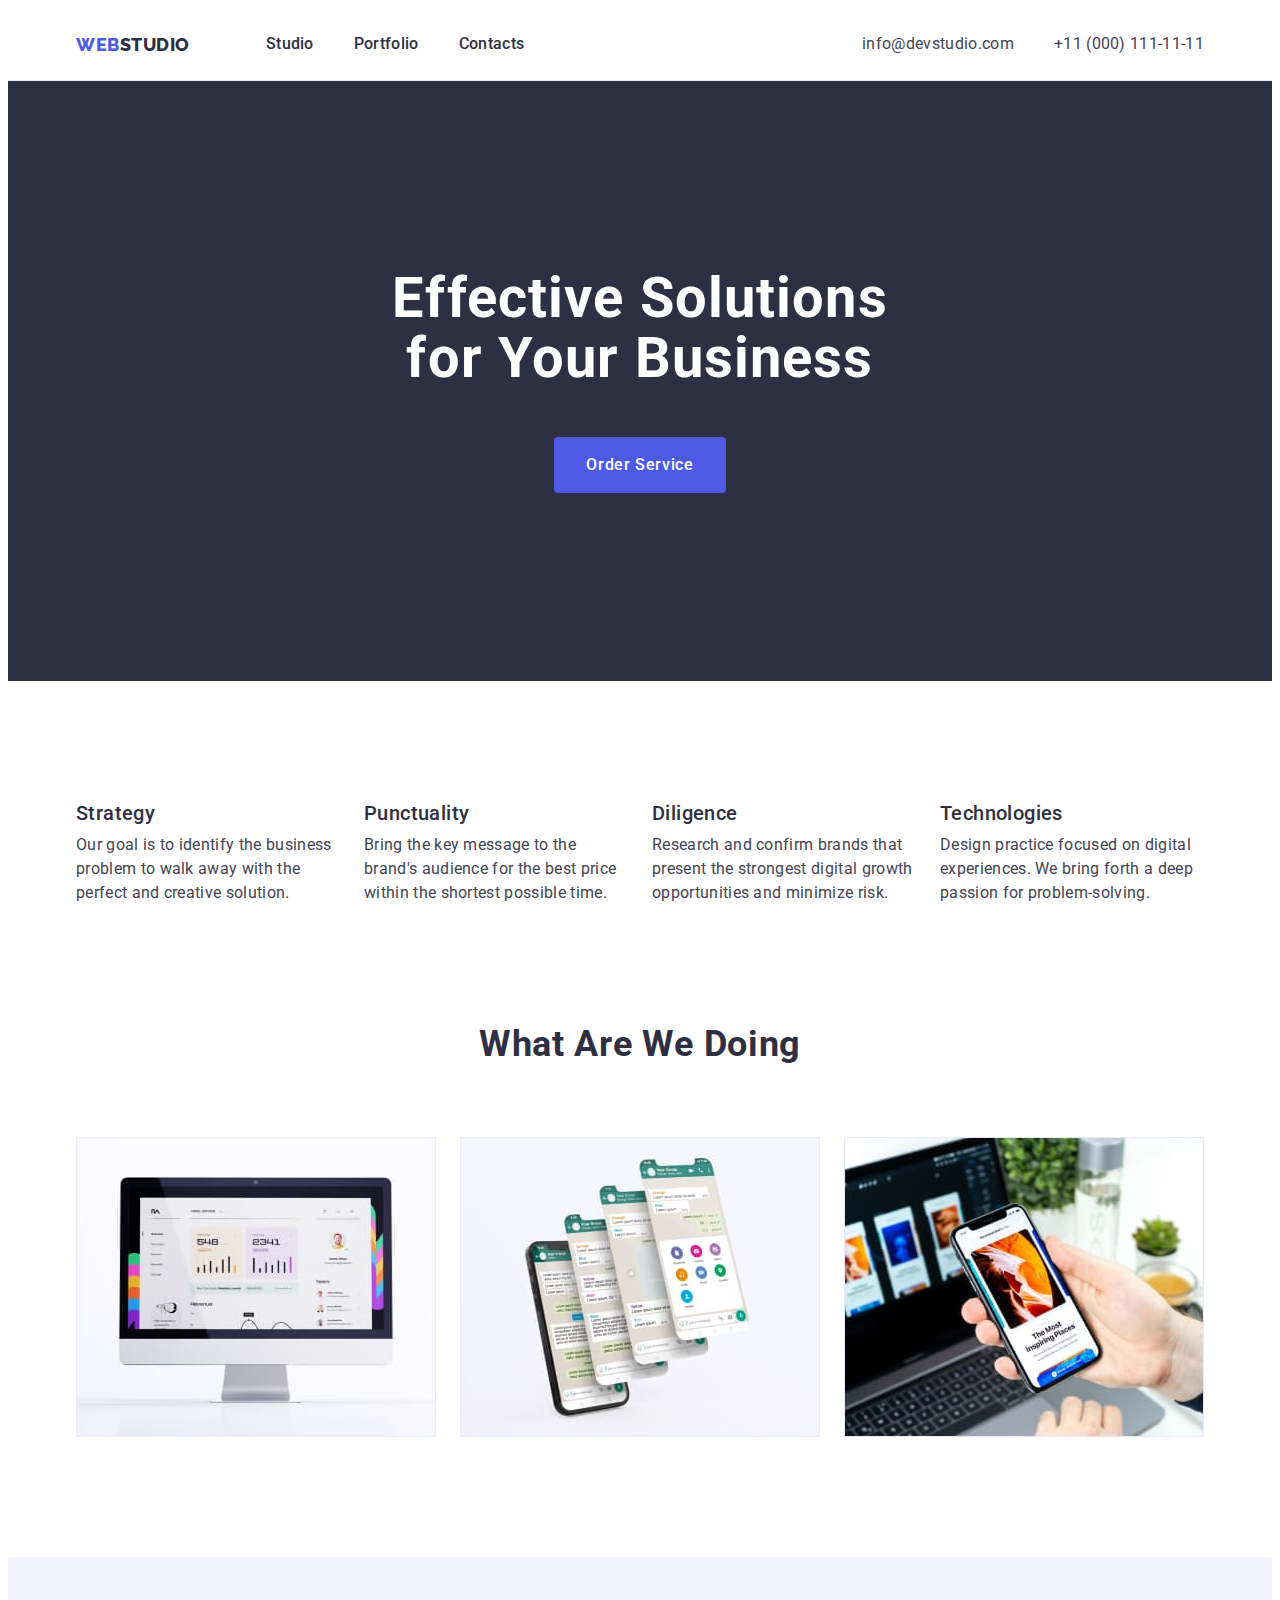
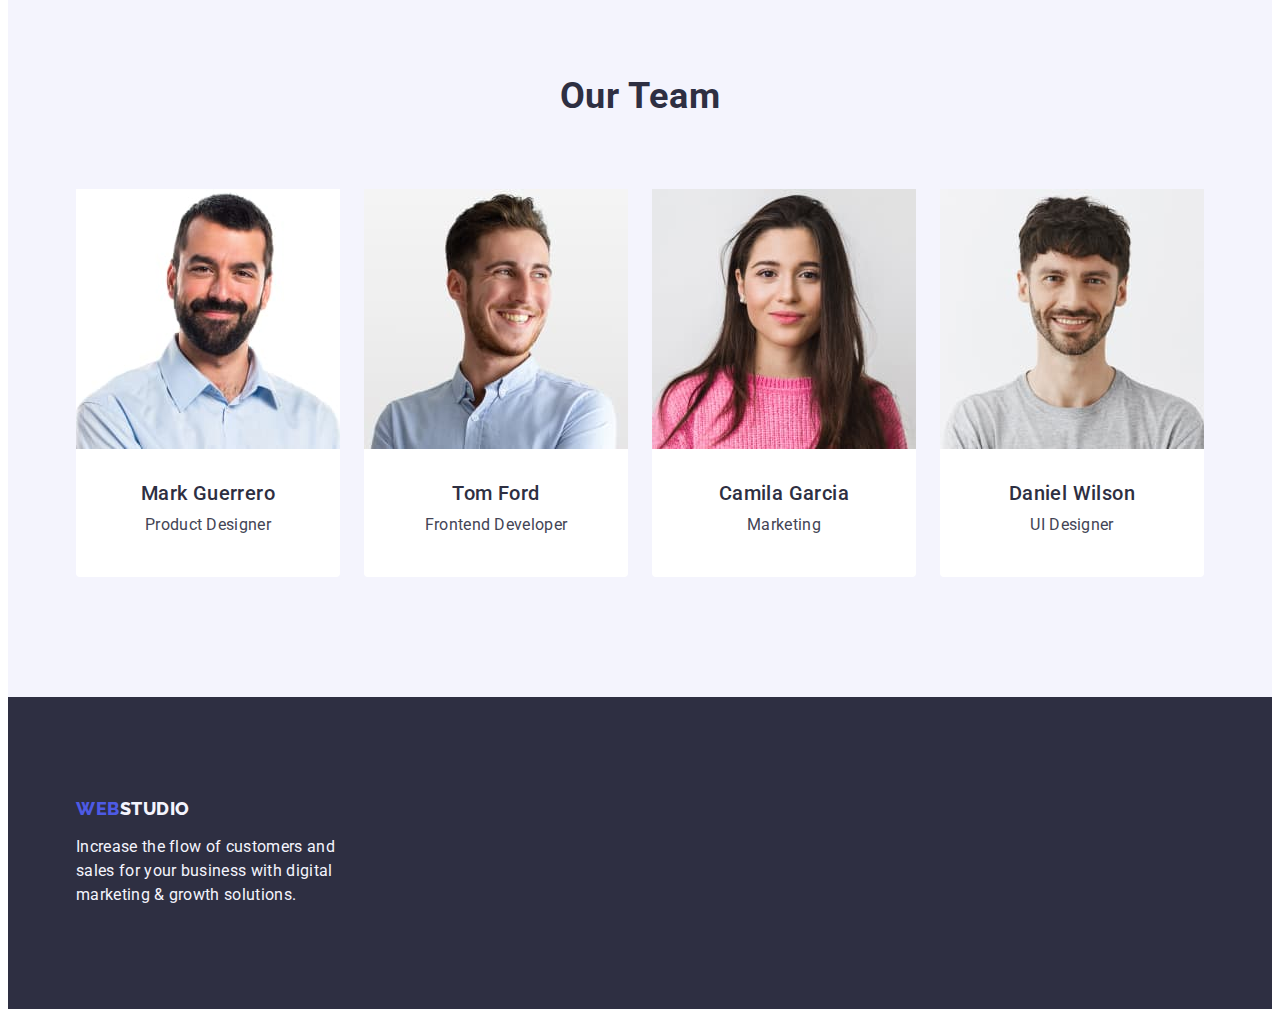
<file: index.html>
<!DOCTYPE html>
<html lang="en">
  <head>
    <meta charset="UTF-8" />
    <meta name="viewport" content="width=device-width, initial-scale=1.0" />
    <title>WebStudio</title>
    <link rel="preconnect" href="https://fonts.googleapis.com" />
    <link rel="preconnect" href="https://fonts.gstatic.com" crossorigin />
    <link
      href="https://fonts.googleapis.com/css2?family=Raleway:wght@800&family=Roboto:wght@400;500;700&display=swap"
      rel="stylesheet"
    />
    <link
      rel="stylesheet"
      href="https://cdnjs.cloudflare.com/ajax/libs/modern-normalize/2.0.0/modern-normalize.min.css"
      integrity="sha512-4xo8blKMVCiXpTaLzQSLSw3KFOVPWhm/TRtuPVc4WG6kUgjH6J03IBuG7JZPkcWMxJ5huwaBpOpnwYElP/m6wg=="
      crossorigin="anonymous"
      referrerpolicy="no-referrer"
    />
    <link rel="stylesheet" href="./css/style.css" />
  </head>
  <body>
    <header class="header">
      <div class="container container-header">
        <nav class="header-navigation">
          <a class="header-logo link" href="./index.html"
            >Web<span class="header-logo-second">Studio</span></a
          >
          <ul class="header-list list">
            <li class="header-item">
              <a class="header-link link" href="./index.html">Studio</a>
            </li>
            <li class="header-item">
              <a class="header-link link" href="./portfolio.html">Portfolio</a>
            </li>
            <li class="header-item">
              <a class="header-link link" href="">Contacts</a>
            </li>
          </ul>
        </nav>
        <address class="header-mailto">
          <ul class="header-mailto-list list">
            <li class="header-mailto-item">
              <a
                class="header-mailto-link link"
                href="mailto:info@devstudio.com"
                >info@devstudio.com</a
              >
            </li>
            <li class="header-mailto-item">
              <a class="header-mailto-link link" href="tel:+110001111111"
                >+11 (000) 111-11-11</a
              >
            </li>
          </ul>
        </address>
      </div>
    </header>
    <main>
      <!--1 section-->
      <section id="#studio" class="hero">
        <div class="container">
          <h1 class="hero-title">Effective Solutions for Your Business</h1>
          <button type="button" class="hero-button link-btn">
            Order Service
          </button>
        </div>
      </section>
      <!--2 section-->
      <section class="values">
        <div class="container">
          <h2 hidden class="visually-hidden">Values</h2>
          <ul class="values-list list">
            <li class="values-item">
              <h3 class="values-subtitle">Strategy</h3>
              <p class="values-text">
                Our goal is to identify the business problem to walk away with
                the perfect and creative solution.
              </p>
            </li>
            <li class="values-item">
              <h3 class="values-subtitle">Punctuality</h3>
              <p class="values-text">
                Bring the key message to the brand's audience for the best price
                within the shortest possible time.
              </p>
            </li>
            <li class="values-item">
              <h3 class="values-subtitle">Diligence</h3>
              <p class="values-text">
                Research and confirm brands that present the strongest digital
                growth opportunities and minimize risk.
              </p>
            </li>
            <li class="values-item">
              <h3 class="values-subtitle">Technologies</h3>
              <p class="values-text">
                Design practice focused on digital experiences. We bring forth a
                deep passion for problem-solving.
              </p>
            </li>
          </ul>
        </div>
      </section>
      <!--3 section-->
      <section class="product">
        <div class="container">
          <h2 class="product-title">What are we doing</h2>
          <ul class="product-list list">
            <li class="product-item">
              <img
                class="product-img"
                src="./images/img1.jpg"
                alt="computer monitor"
                width="360"
                height="300"
              />
            </li>
            <li class="product-item">
              <img
                class="product-img"
                src="./images/img2.jpg"
                alt="phone display"
                width="360"
                height="300"
              />
            </li>
            <li class="product-item">
              <img
                class="product-img"
                src="./images/img3.jpg"
                alt="laptop monitor and phone display"
                width="360"
                height="300"
              />
            </li>
          </ul>
        </div>
      </section>
      <!--4 section-->
      <section id="#contacts" class="team">
        <div class="container">
          <h2 class="team-title">Our Team</h2>
          <ul class="team-list list">
            <li class="team-item">
              <img
                class="team-img"
                src="./images/img_team1.jpg"
                alt="man"
                width="264"
                height="260"
              />
              <div class="team-item-name">
                <h3 class="team-subtitle">Mark Guerrero</h3>
                <p class="team-text">Product Designer</p>
              </div>
            </li>
            <li class="team-item">
              <img
                class="team-img"
                src="./images/img_team2.jpg"
                alt="man"
                width="264"
                height="260"
              />
              <div class="team-item-name">
                <h3 class="team-subtitle">Tom Ford</h3>
                <p class="team-text">Frontend Developer</p>
              </div>
            </li>
            <li class="team-item">
              <img
                class="team-img"
                src="./images/img_team3.jpg"
                alt="women"
                width="264"
                height="260"
              />
              <div class="team-item-name">
                <h3 class="team-subtitle">Camila Garcia</h3>
                <p class="team-text">Marketing</p>
              </div>
            </li>
            <li class="team-item">
              <img
                class="team-img"
                src="./images/img_team4.jpg"
                alt="man"
                width="264"
                height="260"
              />
              <div class="team-item-name">
                <h3 class="team-subtitle">Daniel Wilson</h3>
                <p class="team-text">UI Designer</p>
              </div>
            </li>
          </ul>
        </div>
      </section>
    </main>
    <footer class="footer">
      <div class="container">
        <a class="footer-logo link" href="./index.html"
          >Web<span class="footer-logo-second">Studio</span></a
        >
        <p class="footer-text">
          Increase the flow of customers and sales for your business with
          digital marketing & growth solutions.
        </p>
      </div>
    </footer>
  </body>
</html>
</file>
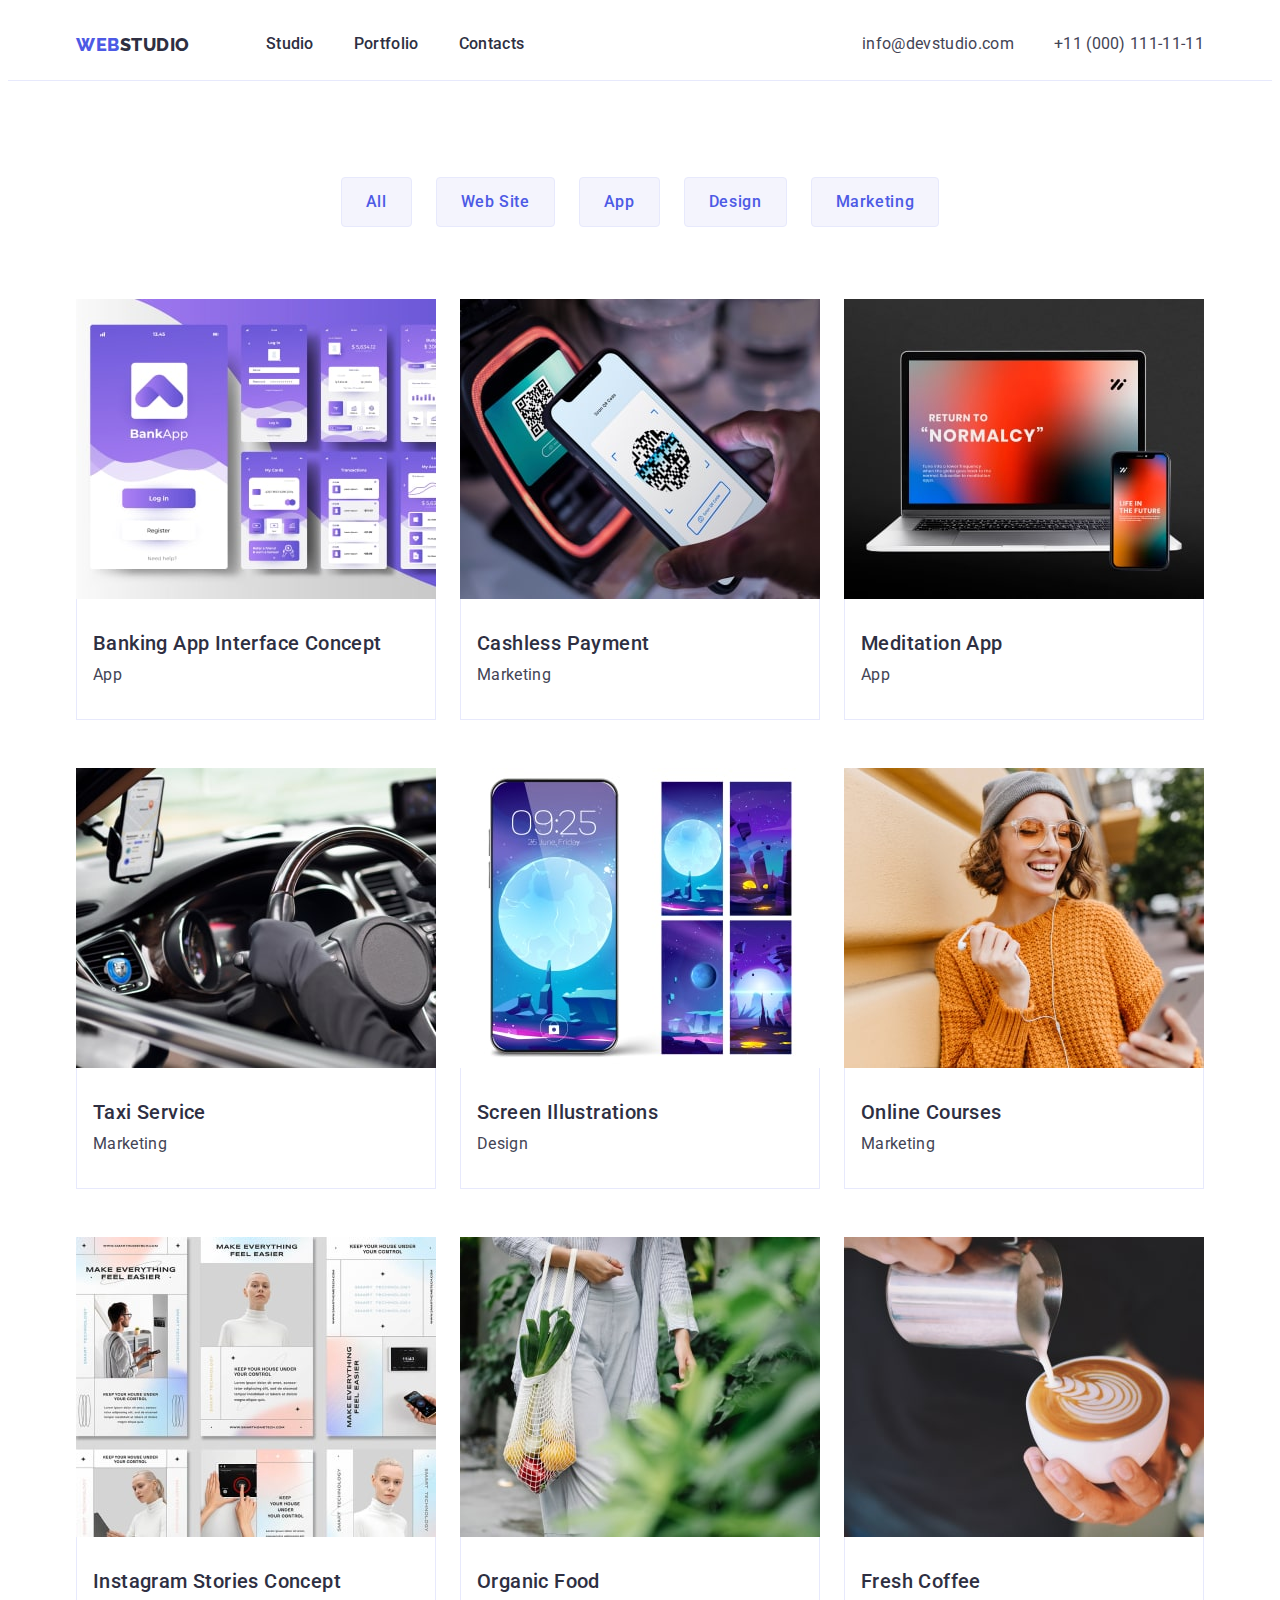
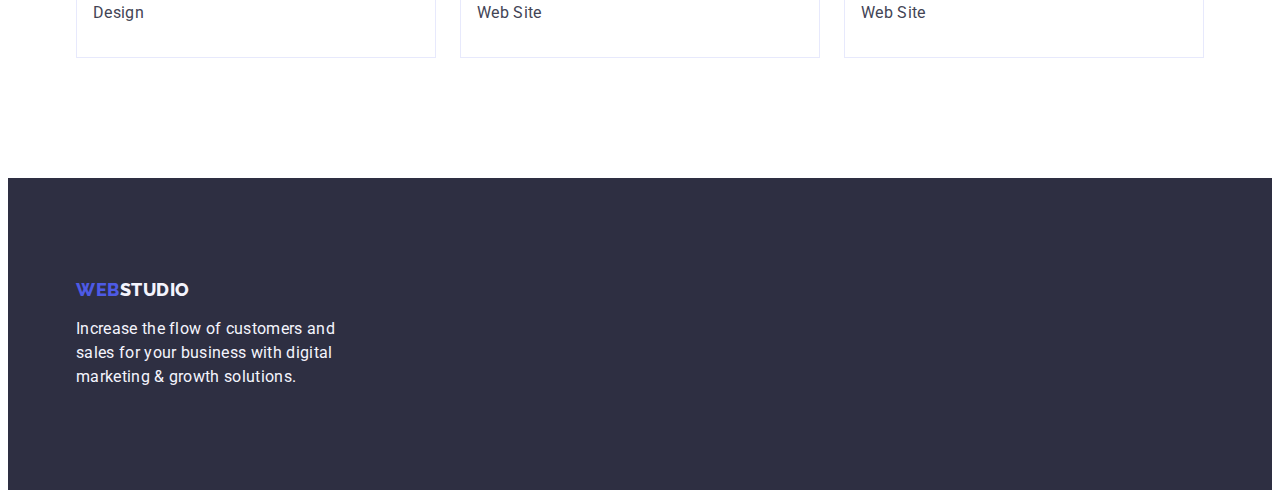
<file: portfolio.html>
<!DOCTYPE html>
<html lang="en">
  <head>
    <meta charset="UTF-8" />
    <meta name="viewport" content="width=device-width, initial-scale=1.0" />
    <title>Portfolio</title>
    <link rel="preconnect" href="https://fonts.googleapis.com" />
    <link rel="preconnect" href="https://fonts.gstatic.com" crossorigin />
    <link
      href="https://fonts.googleapis.com/css2?family=Raleway:wght@800&family=Roboto:wght@400;500;700&display=swap"
      rel="stylesheet"
    />
    <link
      rel="stylesheet"
      href="https://cdnjs.cloudflare.com/ajax/libs/modern-normalize/2.0.0/modern-normalize.min.css"
      integrity="sha512-4xo8blKMVCiXpTaLzQSLSw3KFOVPWhm/TRtuPVc4WG6kUgjH6J03IBuG7JZPkcWMxJ5huwaBpOpnwYElP/m6wg=="
      crossorigin="anonymous"
      referrerpolicy="no-referrer"
    />
    <link rel="stylesheet" href="./css/style.css" />
  </head>
  <body>
    <header class="header">
      <div class="container-header container">
        <nav class="header-navigation">
          <a class="header-logo link" href="./index.html"
            >Web<span class="header-logo-second">Studio</span></a
          >
          <ul class="header-list list">
            <li class="header-item">
              <a class="header-link link" href="./index.html">Studio</a>
            </li>
            <li class="header-item">
              <a class="header-link link" href="./portfolio.html">Portfolio</a>
            </li>
            <li class="header-item">
              <a class="header-link link" href="">Contacts</a>
            </li>
          </ul>
        </nav>
        <address class="header-mailto">
          <ul class="header-mailto-list list">
            <li class="header-mailto-item">
              <a
                class="header-mailto-link link"
                href="mailto:info@devstudio.com"
                >info@devstudio.com</a
              >
            </li>
            <li class="header-mailto-item">
              <a class="header-mailto-link link" href="tel:+110001111111"
                >+11 (000) 111-11-11</a
              >
            </li>
          </ul>
        </address>
      </div>
    </header>
    <main>
      <section class="portfolio">
        <div class="container">
          <h1 hidden class="visually-hidden">Portfolio</h1>
          <ul class="portfolio-list list">
            <li class="portfolio-item">
              <button type="button" class="portfolio-btn link-btn">All</button>
            </li>
            <li class="portfolio-item">
              <button type="button" class="portfolio-btn link-btn">
                Web Site
              </button>
            </li>
            <li class="portfolio-item">
              <button type="button" class="portfolio-btn link-btn">App</button>
            </li>
            <li class="portfolio-item">
              <button type="button" class="portfolio-btn link-btn">
                Design
              </button>
            </li>
            <li class="portfolio-item">
              <button type="button" class="portfolio-btn link-btn">
                Marketing
              </button>
            </li>
          </ul>
          <ul class="portfolio-sec-list list">
            <li class="portfolio-sec-item">
              <a href="" class="portfolio-sec-link link">
                <img
                  class="portfolio-sec-img"
                  src="./images/imgportf1.jpg"
                  alt="Banking App"
                  width="360"
                  height="300"
                />
                <div class="portfolio-sec-object">
                  <h2 class="portfolio-sec-subtitle">
                    Banking App Interface Concept
                  </h2>
                  <p class="portfolio-sec-text">App</p>
                </div>
              </a>
            </li>
            <li class="portfolio-sec-item">
              <a href="" class="portfolio-sec-link link">
                <img
                  class="portfolio-sec-img"
                  src="./images/imgportf2.jpg"
                  alt="Cashless Payment"
                  width="360"
                  height="300"
                />
                <div class="portfolio-sec-object">
                  <h2 class="portfolio-sec-subtitle">Cashless Payment</h2>
                  <p class="portfolio-sec-text">Marketing</p>
                </div>
              </a>
            </li>
            <li class="portfolio-sec-item">
              <a href="" class="portfolio-sec-link link">
                <img
                  class="portfolio-sec-img"
                  src="./images/imgportf3.jpg"
                  alt="Meditation App"
                  width="360"
                  height="300"
                />
                <div class="portfolio-sec-object">
                  <h2 class="portfolio-sec-subtitle">Meditation App</h2>
                  <p class="portfolio-sec-text">App</p>
                </div>
              </a>
            </li>
            <li class="portfolio-sec-item">
              <a href="" class="portfolio-sec-link link">
                <img
                  class="portfolio-sec-img"
                  src="./images/imgportf4.jpg"
                  alt="Taxi Service"
                  width="360"
                  height="300"
                />
                <div class="portfolio-sec-object">
                  <h2 class="portfolio-sec-subtitle">Taxi Service</h2>
                  <p class="portfolio-sec-text">Marketing</p>
                </div>
              </a>
            </li>
            <li class="portfolio-sec-item">
              <a href="" class="portfolio-sec-link link">
                <img
                  class="portfolio-sec-img"
                  src="./images/imgportf5.jpg"
                  alt="Screen Illustrations"
                  width="360"
                  height="300"
                />
                <div class="portfolio-sec-object">
                  <h2 class="portfolio-sec-subtitle">Screen Illustrations</h2>
                  <p class="portfolio-sec-text">Design</p>
                </div>
              </a>
            </li>
            <li class="portfolio-sec-item">
              <a href="" class="portfolio-sec-link link">
                <img
                  class="portfolio-sec-img"
                  src="./images/imgportf6.jpg"
                  alt="Girl smiles"
                  width="360"
                  height="300"
                />
                <div class="portfolio-sec-object">
                  <h2 class="portfolio-sec-subtitle">Online Courses</h2>
                  <p class="portfolio-sec-text">Marketing</p>
                </div>
              </a>
            </li>
            <li class="portfolio-sec-item">
              <a href="" class="portfolio-sec-link link">
                <img
                  class="portfolio-sec-img"
                  src="./images/imgportf7.jpg"
                  alt="Instagram Stories Concept"
                  width="360"
                  height="300"
                />
                <div class="portfolio-sec-object">
                  <h2 class="portfolio-sec-subtitle">
                    Instagram Stories Concept
                  </h2>
                  <p class="portfolio-sec-text">Design</p>
                </div>
              </a>
            </li>
            <li class="portfolio-sec-item">
              <a href="" class="portfolio-sec-link link">
                <img
                  class="portfolio-sec-img"
                  src="./images/imgportf8.jpg"
                  alt="Woman carries vegetables"
                  width="360"
                  height="300"
                />
                <div class="portfolio-sec-object">
                  <h2 class="portfolio-sec-subtitle">Organic Food</h2>
                  <p class="portfolio-sec-text">Web Site</p>
                </div>
              </a>
            </li>
            <li class="portfolio-sec-item">
              <a href="" class="portfolio-sec-link link">
                <img
                  class="portfolio-sec-img"
                  src="./images/imgportf9.jpg"
                  alt="Cup of coffee"
                  width="360"
                  height="300"
                />
                <div class="portfolio-sec-object">
                  <h2 class="portfolio-sec-subtitle">Fresh Coffee</h2>
                  <p class="portfolio-sec-text">Web Site</p>
                </div>
              </a>
            </li>
          </ul>
        </div>
      </section>
    </main>
    <footer class="footer">
      <div class="container">
        <a class="footer-logo link" href="./index.html"
          >Web<span class="footer-logo-second">Studio</span></a
        >
        <p class="footer-text">
          Increase the flow of customers and sales for your business with
          digital marketing & growth solutions.
        </p>
      </div>
    </footer>
  </body>
</html>
</file>
<file: css/style.css>
:root {
  --color-iris: #4d5ae5;
  --color-ocean: #404bbf;
  --color-navy-blue: #2e2f42;
  --color-green: #31d0aa;
  --color-slate: #434455;
  --color-light-slate: #8e8f99;
  --color-cornflower: #e7e9fc;
  --color-cloud: #f4f4fd;
  --color-navy-blue-modal: #2e2f42;
  --color-grey: #2e2f42;
  --color-white: #ffffff;
  --color-dairy: #fcfcfc;

  --font-family: "Roboto", sans-serif;
  --font-family: "Raleway" sans-serif;

  --font-weight: 800px;
  --font-weight: 700px;
  --font-weight: 500px;
  --font-weight: 400px;

  --font-size: 16px;
  --font-size: 18px;
  --font-size: 20px;
  --font-size: 36px;
  --font-size: 56px;

  --text-decoration: none;
  --list-style-type: none;

  --line-height: 1.16em;
  --line-height: 1.5em;
  --line-height: 1.07em;
  --line-height: 1.2em;
  --line-height: 1.11em;
  --line-height: 1.17em;
  --letter-spacing: -0.02em;
  --letter-spacing: -0.03em;
  --letter-spacing: -0.04em;
  --text-transform: uppercase;
  --background-color: #fff;
  --background-color: #404bbf;
  --background-color: #2e2f42;
  --background-color: #4d5ae5;
}

body {
  font-family: "Roboto", sans-serif;
  background-color: #fff;
  color: #434455;
}

.link {
  text-decoration: none;
}
.link-btn {
  text-decoration: none;
}
.link-logo {
  text-decoration: none;
}
.link:hover,
.link:focus {
  color: #404bbf;
}
.link-btn:hover,
.link-btn:focus {
  color: #fff;
  background-color: #404bbf;
  border: 1px solid transparent;
}
.list {
  list-style-type: none;
}

* {
  box-sizing: border-box;
}

h1,
h2,
h3,
h4,
h5,
h6,
p {
  margin-top: 0;
  margin-bottom: 0;
  padding-left: 0;
}

ul {
  display: flex;
  margin-top: 0;
  margin-bottom: 0;
  padding-left: 0;
}

img {
  display: block;
  max-width: 100%;
  height: auto;
}

.container {
  width: 1158px;
  padding: 0 15px;
  margin: 0 auto;
}

.container-header {
  display: flex;
}

.header {
  border-bottom: 1px solid #e7e9fc;
}

.header-logo {
  color: #4d5ae5;
  background-color: var(--white, #fff);
  font-family: "Raleway", sans-serif;
  font-size: 18px;
  font-weight: 800;
  line-height: 1.17em;
  letter-spacing: 0.03em;
  text-transform: uppercase;
  text-decoration: none;
  padding: 25.5px 0 25.5px 0;
  margin-right: 76px;
}

.header-logo-second {
  color: var(--navyblue, #2e2f42);
  width: 71px;
}

.header-navigation {
  display: flex;
  align-items: center;
}

.header-list {
  display: flex;
  gap: 40px;
  flex-direction: row;
}

.header-link {
  display: flex;
  color: var(--navyblue, #2e2f42);
  font-size: 16px;
  font-weight: 500;
  line-height: 1.5em;
  letter-spacing: 0.02em;
  padding-top: 24px;
  padding-bottom: 24px;
}

.header-mailto {
  font-style: normal;
  margin-left: auto;
}

.header-mailto-list {
  display: flex;
  gap: 40px;
}

.header-mailto-item {
}

.header-mailto-link {
  display: block;
  padding: 24px 0;
  color: var(--slate, #434455);
  font-size: 16px;
  line-height: 1.5em;
  letter-spacing: 0.02em;
}

.hero {
  background-color: #2e2f42;
  padding: 188px 0;
}

.hero-title {
  display: flex;
  max-width: 496px;
  margin: 0 auto 48px auto;
  color: var(--white, #fff);
  text-align: center;
  font-size: 56px;
  line-height: 1.07em;
  letter-spacing: 0.02em;
}
.hero-button {
  color: var(--white, #fff);
  background-color: var(--iris, #4d5ae5);
  font-family: "Roboto", sans-serif;
  font-weight: 500;
  font-size: 16px;
  line-height: 1.5em;
  letter-spacing: 0.04em;
  cursor: pointer;
  display: block;
  min-width: 169px;
  height: 56px;
  padding: 16px 32px;
  align-items: center;
  gap: 10px;
  border-radius: 4px;
  border: none;
  margin: 0 auto;
}
.values {
  padding: 120px 0;
  font-family: "Roboto", sans-serif;
  font-weight: 500;
  font-size: 20px;
  line-height: 1.2em;
  letter-spacing: 0.02em;
}

.values-list {
  display: flex;
  gap: 24px;
}
.visually-hidden {
  position: absolute;
  width: 1px;
  height: 1px;
  margin: -1px;
  border: 0;
  padding: 0;
  white-space: nowrap;
  clip-path: inset(100%);
  clip: rect(0 0 0 0);
  overflow: hidden;
}

.values-item {
  width: calc((100% - 72px) / 4);
}

.values-subtitle {
  color: #2e2f42;
  font-weight: 500;
  font-size: 20px;
  line-height: 1.2em;
  letter-spacing: 0.02em;
  margin-bottom: 8px;
}
.values-text {
  font-size: 16px;
  font-weight: 400;
  line-height: 1.5em;
  letter-spacing: 0.02em;
  color: var(--slate, #434455);
}
.product {
  padding-bottom: 120px;
  background-color: var(--white, #fff);
}
.product-title {
  color: var(--navyblue, #2e2f42);
  text-align: center;
  font-size: 36px;
  line-height: 1.11em;
  letter-spacing: 0.02em;
  text-transform: capitalize;
  margin-bottom: 72px;
}

.product-list {
  display: flex;
  gap: 24px;
}

.product-item {
  width: calc((100% - 48px) / 3);
}

.product-img {
  display: block;
  max-width: 100%;
  height: auto;
  color: #e7e9fc;
}

.team {
  padding: 120px 0;
  background-color: var(--cloud, #f4f4fd);
}
.team-title {
  margin-bottom: 72px;
  color: var(--navyblue, #2e2f42);
  text-align: center;
  font-size: 36px;
  line-height: 1.11em;
  letter-spacing: 0.02em;
  text-transform: capitalize;
}

.team-list {
  display: flex;
  gap: 24px;
}

.team-item {
  width: calc((100% - 72px) / 4);
  background-color: var(--white, #fff);
  border-radius: 0px 0px 4px 4px;
}

.team-img {
  display: block;
  max-width: 100%;
  height: auto;
  background-color: var(--white, #fff);
}

.team-item-name {
  padding: 32px 0;
}

.team-subtitle {
  background-color: var(--white, #fff);
  color: var(--navyblue, #2e2f42);
  font-size: 20px;
  font-weight: 500;
  line-height: 1.2em;
  letter-spacing: 0.02em;
  text-align: center;
  margin-bottom: 8px;
}
.team-text {
  background-color: var(--white, #fff);
  color: var(--slate, #434455);
  font-size: 16px;
  line-height: 1.5em;
  letter-spacing: 0.02em;
  margin-bottom: 8px;
  text-align: center;
}
.footer {
  height: 312px;
  padding: 100px 0;
  align-content: center;
  flex-shrink: 0;
  margin: 0 auto;
  background-color: var(--navyblue, #2e2f42);
}
.footer-logo {
  display: inline-block;
  margin-bottom: 16px;
  color: var(--iris, #4d5ae5);
  font-family: "Raleway", sans-serif;
  font-size: 18px;
  font-weight: 800;
  line-height: 1.17em;
  letter-spacing: 0.03em;
  text-transform: uppercase;
}
.footer-logo-second {
  color: var(--cloud, #f4f4fd);
}
.footer-text {
  color: var(--cloud, #f4f4fd);
  font-size: 16px;
  line-height: 1.5em;
  letter-spacing: 0.02em;
  max-width: 264px;
}

.portfolio {
  padding: 96px 0 120px 0;
  background-color: var(--white, #fff);
}

.portfolio-list {
  display: flex;
  justify-content: center;
  gap: 24px;
  margin-bottom: 72px;
}

.portfolio-btn {
  background-color: var(--cloud, #f4f4fd);
  color: #4d5ae5;
  text-align: center;
  font-family: "Roboto", sans-serif;
  font-size: 16px;
  font-weight: 500;
  line-height: 1.5;
  letter-spacing: 0.04em;
  cursor: pointer;
  padding: 12px 24px 12px;
  border: 1px solid #e7e9fc;
  border-radius: 4px;
}

.portfolio-sec-list {
  display: flex;
  flex-wrap: wrap;
  column-gap: 24px;
  row-gap: 48px;
}

.portfolio-sec-item {
  width: calc((100% - 48px) / 3);
}
.portfolio-sec-link {
}

.portlolio-sec-img {
  display: block;
  max-width: 100%;
  height: auto;
}

.portfolio-sec-object {
  padding: 32px 16px;
  border: 1px solid #e7e9fc;
  border-top: none;
}

.portfolio-sec-subtitle {
  color: var(--navyblue, #2e2f42);
  font-size: 20px;
  font-weight: 500;
  line-height: 1.2;
  letter-spacing: 0.02em;
  margin-bottom: 8px;
}
.portfolio-sec-text {
  color: var(--slate, #434455);
  font-size: 16px;
  line-height: 1.5;
  letter-spacing: 0.02em;
}
</file>
